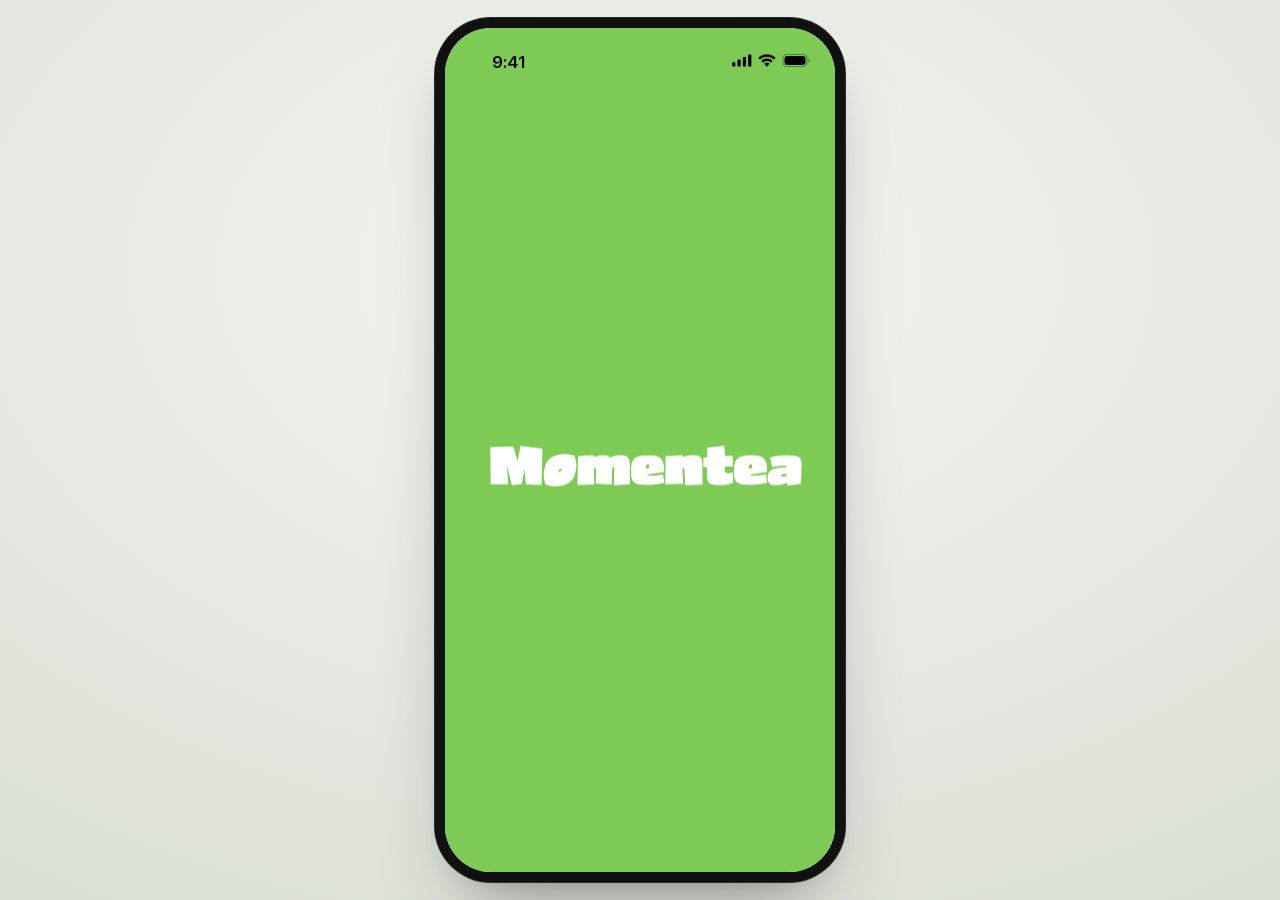
<file: index.html>
<!doctype html>
<html lang="ko">
<head>
<meta charset="utf-8">
<meta name="viewport" content="width=device-width, initial-scale=1, viewport-fit=cover, user-scalable=no">
<meta name="apple-mobile-web-app-capable" content="yes">
<meta name="apple-mobile-web-app-status-bar-style" content="black-translucent">
<meta name="apple-mobile-web-app-title" content="모먼티">
<meta name="mobile-web-app-capable" content="yes">
<meta name="theme-color" content="#ffffff">
<link rel="manifest" href="manifest.webmanifest">
<link rel="apple-touch-icon" href="assets/icon-180.png">
<link rel="icon" href="assets/icon-192.png">
<title>모먼티</title>
<link rel="stylesheet" href="assets/fonts.css">
<link rel="stylesheet" href="assets/icons.css">
<link rel="stylesheet" href="style.css">
<script>
  /* 홈 화면 웹 앱이면 첫 화면을 그리기 전에 표시 (iOS 화면 높이 버그 대응용) */
  if (navigator.standalone === true || (window.matchMedia && matchMedia('(display-mode: standalone)').matches)) document.documentElement.classList.add('is-standalone');
</script>
</head>
<body>
<div class="stage" id="stage">
  <div class="device" id="device">

    <!-- 상태 바 (모든 화면 공통) -->
    <div class="statusbar" id="statusbar"><span class="sb-time">9:41</span><i class="sb-levels ic i-sb_levels"></i></div>

    <!-- 1. 온보딩 -->
    <section class="screen" id="s-splash" data-sb="dark">
      <div class="splash-logo"><i class="ic i-logo"></i></div>
    </section>

    <!-- 2. 홈 -->
    <section class="screen" id="s-home" data-sb="dark">
      <div class="home-panes" id="homePanes">
        <div class="pane scroll" data-pane="recent" id="paneRecent"></div>
        <div class="pane scroll" data-pane="popular" id="panePopular"></div>
        <div class="pane scroll" data-pane="similar" id="paneSimilar"></div>
      </div>
      <header class="home-head" id="homeHead">
        <div class="searchbar is-idle" id="homeSearch" style="top:78px">
          <div class="sbx-left press-soft" data-act="search-focus"><i class="ic m i-magnify c-505"></i><span class="sbx-ph">지금 어떤 차를 마시고 있나요?</span></div>
          <div class="sbx-right">
            <button class="icbtn press-ic" data-act="voice" aria-label="음성 검색"><i class="ic m i-mic c-505"></i></button>
            <button class="icbtn press-ic" data-act="photo" aria-label="사진 검색"><i class="ic m i-camera c-505"></i></button>
          </div>
        </div>
        <div class="tabchips" id="homeChips">
          <button class="tchip press is-on" data-tab="recent"><i class="ic i-tea1"></i><span>최근 기록</span></button>
          <button class="tchip press" data-tab="popular"><i class="ic i-tea2"></i><span>현재 인기</span></button>
          <button class="tchip press" data-tab="similar"><i class="ic i-tea3 w22"></i><span>취향 추천</span></button>
        </div>
      </header>
      <nav class="tabbar" data-active="home"></nav>
    </section>

    <!-- 3. 검색 (타이핑) -->
    <section class="screen" id="s-search" data-sb="dark">
      <div class="searchbar is-idle" id="searchBar" style="top:78px">
        <div class="sbx-left"><i class="ic m i-magnify c-505 sb-ic"></i><input id="searchInput" class="sbx-input" type="text" placeholder="지금 어떤 차를 마시고 있나요?" autocomplete="off" autocorrect="off" spellcheck="false" inputmode="none" enterkeyhint="search"><span class="sbx-typed" id="searchTyped" aria-hidden="true"></span></div>
        <div class="sbx-right">
          <button class="icbtn press-ic" data-act="voice" aria-label="음성 검색"><i class="ic m i-mic c-505 sb-ic"></i></button>
          <button class="icbtn press-ic" data-act="photo" aria-label="사진 검색"><i class="ic m i-camera c-505 sb-ic"></i></button>
        </div>
      </div>
      <div class="search-idle" id="searchIdle">
        <div class="row-title" style="top:150px"><b class="trim">최근 검색어 </b><button class="txtbtn trim press-soft" id="clearRecent">전체 삭제</button></div>
        <div class="kw-chips hscroll" id="recentChips" style="top:179px"></div>
        <div class="empty-recent" id="emptyRecent">최근 검색어가 없어요</div>
        <div class="row-title" style="top:240px"><b class="trim">카테고리에서 찾아보기</b></div>
        <div class="cats" id="cats"></div>
      </div>
      <div class="suggest" id="suggest"></div>
      <div class="keyboard" id="keyboard"></div>
      <nav class="tabbar" data-active="shop"></nav>
    </section>

    <!-- 4. 검색 결과 -->
    <section class="screen" id="s-results" data-sb="dark">
      <div class="searchbar is-result press-soft" id="resultBar" style="top:78px">
        <div class="sbx-left"><i class="ic m i-magnify c-505"></i><span class="sbx-q" id="resultQ"></span></div>
        <div class="sbx-right"><button class="icbtn press-ic" id="resultClear" aria-label="검색어 지우기"><i class="ic i-close_circle"></i></button></div>
      </div>
      <div class="scroll results-scroll" id="resultScroll">
        <div class="filter-chips hscroll" id="resultChips"></div>
        <div class="result-title trim" id="resultTitle"></div>
        <div class="result-list" id="resultList"></div>
      </div>
      <nav class="tabbar" data-active="shop"></nav>
    </section>

    <!-- 5. 음성 검색 -->
    <section class="screen" id="s-voice" data-sb="dark">
      <div class="navbar"><button class="icbtn nb-back press-ic" data-act="back"><i class="ic m i-back"></i></button><div class="nb-title">음성으로 검색하기</div><button class="icbtn nb-close press-ic" data-act="back"><i class="ic m i-close"></i></button></div>
      <div class="v-prompt" id="vPrompt">찾으시려는 차의<br>제품명이나 차종을 말해주세요</div>
      <div class="v-heard" id="vHeard"></div>
      <div class="v-wave" id="vWave"><div class="v-bars" id="vBars"></div><i class="v-fade l"></i><i class="v-fade r"></i></div>
      <button class="v-mic" id="vMic" aria-label="말하기"><i class="v-ring"></i><i class="v-ring r2"></i><i class="ic i-mic_btn_gray v-gray"></i><i class="ic i-mic_btn_green v-green"></i></button>
      <div class="v-hint" id="vHint">‘녹차’처럼 차종을 말할 수도 있지만<br>‘히비스커스 보리차’같이 제품명으로 검색할 수 있어요</div>
      <div class="v-listen" id="vListen">듣고 있어요</div>
    </section>

    <!-- 6. 사진 검색 -->
    <section class="screen dark" id="s-photo" data-sb="light">
      <div class="navbar light"><button class="icbtn nb-back press-ic" data-act="back"><i class="ic m i-back"></i></button><div class="nb-title">사진으로 검색하기</div><button class="icbtn nb-close press-ic" data-act="back"><i class="ic m i-close"></i></button></div>
      <div class="cam" id="cam">
        <img class="cam-img" id="camImg" src="assets/img/earlgrey.jpg" alt="">
        <video class="cam-live" id="camLive" playsinline muted autoplay></video>
        <div class="cam-hole" id="camHole"><i class="cam-scan"></i></div>
        <div class="cam-msg" id="camMsg">사각형 안에 제품이 들어올 수 있도록 해주세요</div>
      </div>
      <div class="cam-flash" id="camFlash"></div>
      <button class="cam-gallery press-ic" id="camGallery" aria-label="앨범"><i class="ic m i-gallery"></i></button>
      <button class="cam-shutter" id="camShutter" aria-label="촬영"><i class="ic i-shutter"></i></button>
      <button class="cam-flashbtn press-ic" id="camFlashBtn" aria-label="플래시"><i class="ic m i-flash"></i></button>
    </section>

    <!-- 7. 제품 상세 -->
    <section class="screen" id="s-detail" data-sb="dark">
      <div class="scroll detail-scroll" id="detailScroll"></div>
      <div class="navbar solid" id="detailNav"><button class="icbtn nb-back press-ic" data-act="back"><i class="ic m i-back"></i></button><div class="nb-title" id="detailTitle">얼그레이 홍차</div><button class="icbtn nb-close press-ic" data-act="home"><i class="ic m i-close"></i></button></div>
      <div class="cta-fade"></div>
      <button class="btn-main press" id="detailStart" style="top:764px">이 차로 우리기 시작하기</button>
    </section>

    <!-- 8. 우리기 설정 -->
    <section class="screen" id="s-brew" data-sb="dark">
      <div class="brew-bg"></div>
      <div class="brew-head"><p class="brew-title" id="brewTitle">얼그레이 홍차를<br>맛있게 우릴 준비를 하고 있어요</p><button class="icbtn brew-close press-ic" data-act="back"><i class="ic m i-close"></i></button></div>
      <div class="sec-title trim" style="top:158px">차를 어떻게 마시고 싶으신가요?</div>
      <div class="opt-row" style="top:183px">
        <button class="opt press" data-opt="temp" data-val="hot"><i class="ic m i-fire24"></i><span>뜨겁게 마실래요</span></button>
        <button class="opt press" data-opt="temp" data-val="cold"><i class="ic m i-cool24"></i><span>차갑게 마실래요</span></button>
      </div>
      <div class="sec-title trim" style="top:311px">차 준비를 도와드릴까요?</div>
      <div class="opt-row" style="top:336px">
        <button class="opt press" data-opt="guide" data-val="guide"><i class="ic m i-coffee24"></i><span>안내가 필요해요</span></button>
        <button class="opt press" data-opt="guide" data-val="none"><i class="ic m i-coffeeoff24"></i><span>없어도 괜찮아요</span></button>
      </div>
      <div class="sec-title trim" style="top:464px">차는 얼마나 진하게 우릴까요?</div>
      <div class="seg-slider" id="slStrength" style="top:493px"></div>
      <div class="sec-title trim" style="top:579.8px">차를 몇 번 더 우려 마시고 싶으신가요?</div>
      <div class="seg-slider" id="slRepeat" style="top:608.8px"></div>
      <button class="btn-main is-disabled press" id="brewStart" style="top:729px">이 차로 우리기 시작하기</button>
      <button class="btn-sub press-soft" id="brewDefault" style="top:782px"><i class="ic m i-check18"></i><span class="trim">기본 설정으로 시작하기</span></button>
    </section>

    <!-- 9. 카운트다운 -->
    <section class="screen" id="s-count" data-sb="dark">
      <div class="tbg"><img id="countBg" src="assets/img/v_black.jpg" alt=""></div>
      <div class="count-dim"></div>
      <div class="vk-note" id="vkNote"></div>
      <div class="count-ring">
        <svg viewBox="0 0 160 160" width="160" height="160"><circle cx="80" cy="80" r="78.5" class="cr-track"/><circle cx="80" cy="80" r="78.5" class="cr-arc" id="countArc"/></svg>
        <div class="count-num" id="countNum">3</div>
      </div>
    </section>

    <!-- 10. 타이머 -->
    <section class="screen" id="s-timer" data-sb="dark">
      <div class="tbg"><video id="steepVid" src="assets/video/black.mp4" poster="assets/img/v_black.jpg" data-kind="black" muted playsinline preload="auto" disablepictureinpicture></video></div>
      <div class="timer-fade"></div>
      <div class="timer-stack" id="timerStack">
        <div class="tip-card" id="tipCard"><i class="ic i-leaf_timer"></i><p id="tipText"></p></div>
        <div class="timer-card is-expanded" id="timerCard">
          <div class="tc-collapsed">
            <b class="tc-name-s" id="tcNameS">얼그레이 홍차</b><span class="tc-round-s" id="tcRoundS">1회차</span><span class="tc-roundtime-s" id="tcRoundTimeS">00:00:00</span>
          </div>
          <div class="tc-big" id="tcBig">00:00:00</div>
          <div class="tc-ctrl">
            <button class="tc-play press-ic" id="tcPlay" aria-label="일시정지/재생"><i class="ic i-play tc-i-play"></i><i class="tc-i-pause"><b></b><b></b></i></button>
            <button class="tc-stop press-ic" id="tcStop" aria-label="정지"><i class="ic i-stop"></i></button>
          </div>
          <button class="tc-toggle press-ic" id="tcToggle" aria-label="펼치기/접기"><i class="ic m i-chev_up"></i></button>
          <div class="tc-expanded">
            <i class="tc-line"></i>
            <b class="tc-name" id="tcName">얼그레이 홍차</b>
            <span class="tc-meta" id="tcMeta">잎차형 | 따뜻하게 | 보통 진하기로</span>
            <div class="tc-rounds" id="tcRounds"></div>
          </div>
        </div>
      </div>
      <button class="btn-main is-dark press" id="timerDone" style="top:763px">이제 다 마셨어요</button>
      <div class="alarm" id="alarm">
        <div class="alarm-card" id="alarmCard">
          <p class="al-title">지금이 가장 맛있을 순간이에요</p>
          <p class="al-desc" id="alarmDesc">티백을 제거하고 차를 즐겨주세요. 다시 시작하고 싶다면<br>재생 버튼을 눌러 2회차를 이어갈 수 있어요.</p>
          <button class="al-btn green press" id="alarmDone">이제 다 마셨어요</button>
          <button class="al-btn gray press" id="alarmMore">한 번 더 마실래요</button>
        </div>
      </div>
    </section>

    <!-- 11. 후기 기록 -->
    <section class="screen" id="s-review" data-sb="dark">
      <div class="scroll review-scroll" id="reviewScroll">
        <div class="rv-hero">
          <div class="rv-img"><img id="rvImg" src="assets/img/earlgrey.jpg" alt=""></div>
          <b class="rv-name" id="rvName">아마드티 얼그레이 홍차</b>
          <div class="rv-meta"><span><i class="ic m i-leaf12"></i><em id="rvMeta">잎차형 | 따뜻하게 | 보통 진하기로</em></span><span><i class="ic m i-timer12"></i><em id="rvTime">04:12:34</em></span></div>
        </div>
        <div class="rv-qs" id="rvQs"></div>
      </div>
      <div class="rv-bar" id="rvBar">
        <div class="rv-head"><b>차를 마신 후기 기록하기</b><button class="icbtn rv-close press-ic" data-act="skip-review"><i class="ic m i-close_w"></i></button></div>
      </div>
      <div class="cta-fade rv-fade"></div>
      <button class="btn-main press" id="reviewSave" style="top:729px">차를 마신 후기 기록하기</button>
      <button class="btn-sub press-soft" data-act="skip-review" style="top:782px"><span class="trim">이번 차는 기록하지 않을래요</span></button>
    </section>

    <!-- 12. 마이페이지 -->
    <section class="screen" id="s-mypage" data-sb="light">
      <div class="scroll mp-scroll" id="mpScroll">
        <div class="mp-head">
          <div class="mp-avatar"><img src="assets/img/avatar.jpg" alt=""></div>
          <button class="mp-edit press-ic" id="mpEdit" aria-label="프로필 편집"><i class="ic m i-mp_edit"></i></button>
          <b class="mp-name trim">케로로님</b>
          <div class="mp-stats"><span><i class="ic m i-mp_heart"></i><em class="trim">134</em></span><span><i class="ic m i-mp_timer"></i><em class="trim" id="mpBrews">25</em></span></div>
        </div>
        <div class="sec mp-sec">
          <div class="sec-head" style="height:auto"><b class="trim">이번 주에 즐긴 차를 모아봤어요</b></div>
          <div class="week mp-week" style="margin-top:16px">
            <div><div class="week-t"><span class="trim" id="mpWeekDiff"></span><b class="trim" id="mpWeekCount"></b></div>
            <div class="week-days" id="mpWeekDays"></div></div>
            <button class="week-btn press" id="mpWeekBtn"><span class="trim">오늘의 차 추천받기</span></button>
          </div>
        </div>
        <div class="sec mp-sec2">
          <div class="sec-head" style="height:auto"><b class="trim">좋아하는 차로 간단하게 시작해요</b></div>
          <div class="mp-favs hscroll" id="mpFavs"></div>
        </div>
      </div>
      <nav class="tabbar" data-active="face"></nav>
    </section>

    <!-- 13. 설정 -->
    <section class="screen" id="s-settings" data-sb="dark">
      <div class="set-list" id="setList"></div>
      <button class="set-logout press-soft" id="setLogout"><span class="trim">로그아웃</span></button>
      <nav class="tabbar" data-active="cog"></nav>
    </section>

    <!-- 12. 체험 종료 (QR 체험 모드) -->
    <section class="screen" id="s-end" data-sb="dark">
      <div class="end-img"><img id="endImg" src="assets/img/d_pansy.jpg" alt=""></div>
      <div class="end-txt">
        <span class="end-kicker"><i class="ic m i-leaf16"></i><em>모먼티 체험 완료</em></span>
        <b id="endTitle">오늘의 차<br>한 잔을 기록했어요</b>
      </div>
      <button class="btn-main press" id="endAgain" style="top:729px">처음부터 다시 체험하기</button>
      <button class="btn-sub press-soft" id="endHome" style="top:782px"><span class="trim">모먼티 둘러보기</span></button>
    </section>

    <div class="toast" id="toast"></div>
    <div class="blocker" id="blocker"></div>
  </div>
</div>
<audio id="bgm" src="assets/audio/bach-prelude-c.mp3" loop preload="auto"></audio>
<script src="js/hangul.min.js"></script>
<script src="js/data.js"></script>
<script src="js/detail-data.js"></script>
<script src="js/app.js"></script>
</body>
</html>
</file>
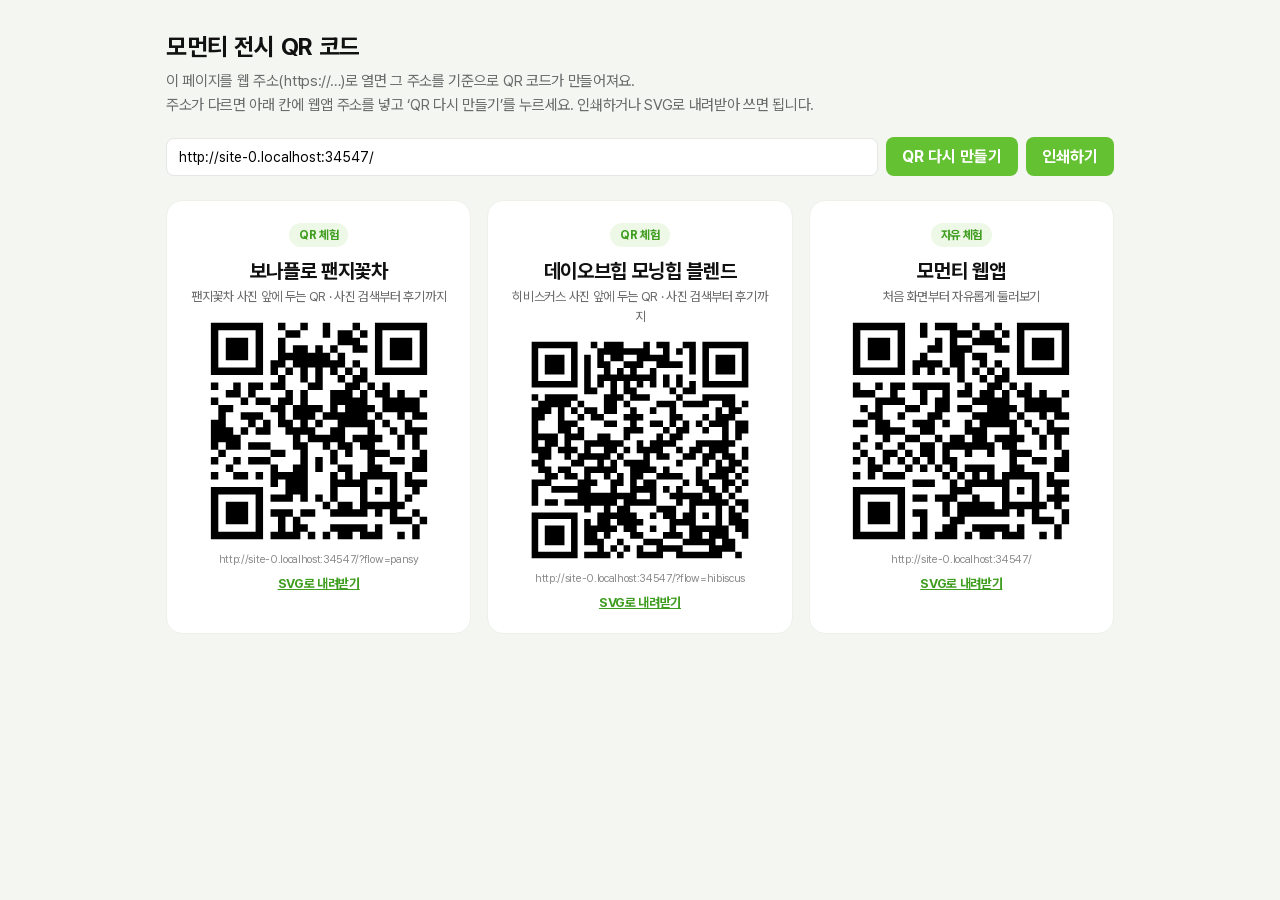
<file: qr.html>
<!doctype html>
<html lang="ko">
<head>
<meta charset="utf-8">
<meta name="viewport" content="width=device-width, initial-scale=1">
<title>모먼티 전시 QR 코드</title>
<link rel="stylesheet" href="assets/fonts.css">
<style>
  :root { --green: #64c132; --green-d: #3f9d20; --ink: #111; --muted: #6b6b6b; --line: #e6e6e6; }
  * { box-sizing: border-box; }
  body { margin: 0; background: #f4f6f1; color: var(--ink); font-family: "Pretendard MT", -apple-system, sans-serif; letter-spacing: -.02em; }
  main { max-width: 980px; margin: 0 auto; padding: 32px 16px 56px; }
  h1 { font-size: 24px; margin: 0 0 8px; }
  .lead { color: var(--muted); margin: 0 0 20px; line-height: 1.6; font-size: 15px; }
  .base { display: flex; gap: 8px; flex-wrap: wrap; align-items: center; margin-bottom: 24px; }
  .base input { flex: 1 1 320px; min-width: 0; padding: 10px 12px; border: 1px solid var(--line); border-radius: 8px; font: inherit; font-size: 14px; background: #fff; }
  .base button, .print { padding: 10px 16px; border: 0; border-radius: 8px; background: var(--green); color: #fff; font: inherit; font-weight: 700; cursor: pointer; }
  .grid { display: grid; grid-template-columns: repeat(auto-fit, minmax(260px, 1fr)); gap: 16px; }
  .card { background: #fff; border-radius: 16px; padding: 22px; text-align: center; border: 1px solid #eef0ea; break-inside: avoid; }
  .card .k { display: inline-block; font-size: 12px; font-weight: 700; color: var(--green-d); background: #eef8e7; padding: 5px 10px; border-radius: 999px; }
  .card h2 { font-size: 20px; margin: 12px 0 4px; }
  .card p { margin: 0 0 14px; color: var(--muted); font-size: 13px; line-height: 1.5; }
  .qr { width: 220px; height: 220px; margin: 0 auto; }
  .qr svg { width: 100%; height: 100%; display: block; }
  .url { margin-top: 12px; font-size: 11px; color: #8a8a8a; word-break: break-all; }
  .card a.dl { display: inline-block; margin-top: 10px; font-size: 13px; color: var(--green-d); font-weight: 700; }
  @media print { body { background: #fff; } .base, .print, .lead, a.dl { display: none; } .card { border: 1px solid #ddd; } }
</style>
</head>
<body>
<main>
  <h1>모먼티 전시 QR 코드</h1>
  <p class="lead">이 페이지를 웹 주소(https://…)로 열면 그 주소를 기준으로 QR 코드가 만들어져요.<br>
  주소가 다르면 아래 칸에 웹앱 주소를 넣고 ‘QR 다시 만들기’를 누르세요. 인쇄하거나 SVG로 내려받아 쓰면 됩니다.</p>
  <div class="base"><input id="base" spellcheck="false"><button id="make">QR 다시 만들기</button><button class="print" onclick="print()">인쇄하기</button></div>
  <div class="grid" id="grid"></div>
</main>
<script src="js/qrcode.js"></script>
<script>
  const ITEMS = [
    { q: '?flow=pansy', k: 'QR 체험', t: '보나플로 팬지꽃차', d: '팬지꽃차 사진 앞에 두는 QR · 사진 검색부터 후기까지' },
    { q: '?flow=hibiscus', k: 'QR 체험', t: '데이오브힙 모닝힙 블렌드', d: '히비스커스 사진 앞에 두는 QR · 사진 검색부터 후기까지' },
    { q: '', k: '자유 체험', t: '모먼티 웹앱', d: '처음 화면부터 자유롭게 둘러보기' }
  ];
  const input = document.getElementById('base');
  input.value = location.href.replace(/qr\.html.*$/, '');
  function make() {
    let base = input.value.trim(); if (base && !/\/$/.test(base) && !/\.html$/.test(base)) base += '/';
    document.getElementById('grid').innerHTML = ITEMS.map((it, i) => {
      const url = base + it.q;
      const qr = qrcode(0, 'M'); qr.addData(url); qr.make();
      const svg = qr.createSvgTag({ cellSize: 8, margin: 2, scalable: true });
      const blob = URL.createObjectURL(new Blob([svg], { type: 'image/svg+xml' }));
      return `<div class="card"><span class="k">${it.k}</span><h2>${it.t}</h2><p>${it.d}</p><div class="qr">${svg}</div><div class="url">${url}</div><a class="dl" href="${blob}" download="momentea-qr-${i + 1}.svg">SVG로 내려받기</a></div>`;
    }).join('');
    if (/^file:/.test(base)) document.querySelector('.lead').insertAdjacentHTML('beforeend', '<br><b style="color:#c0392b">지금은 내 컴퓨터 파일 주소라 휴대폰에서 열리지 않아요. 웹에 올린 주소를 넣어주세요.</b>');
  }
  document.getElementById('make').onclick = make; make();
</script>
</body>
</html>
</file>
